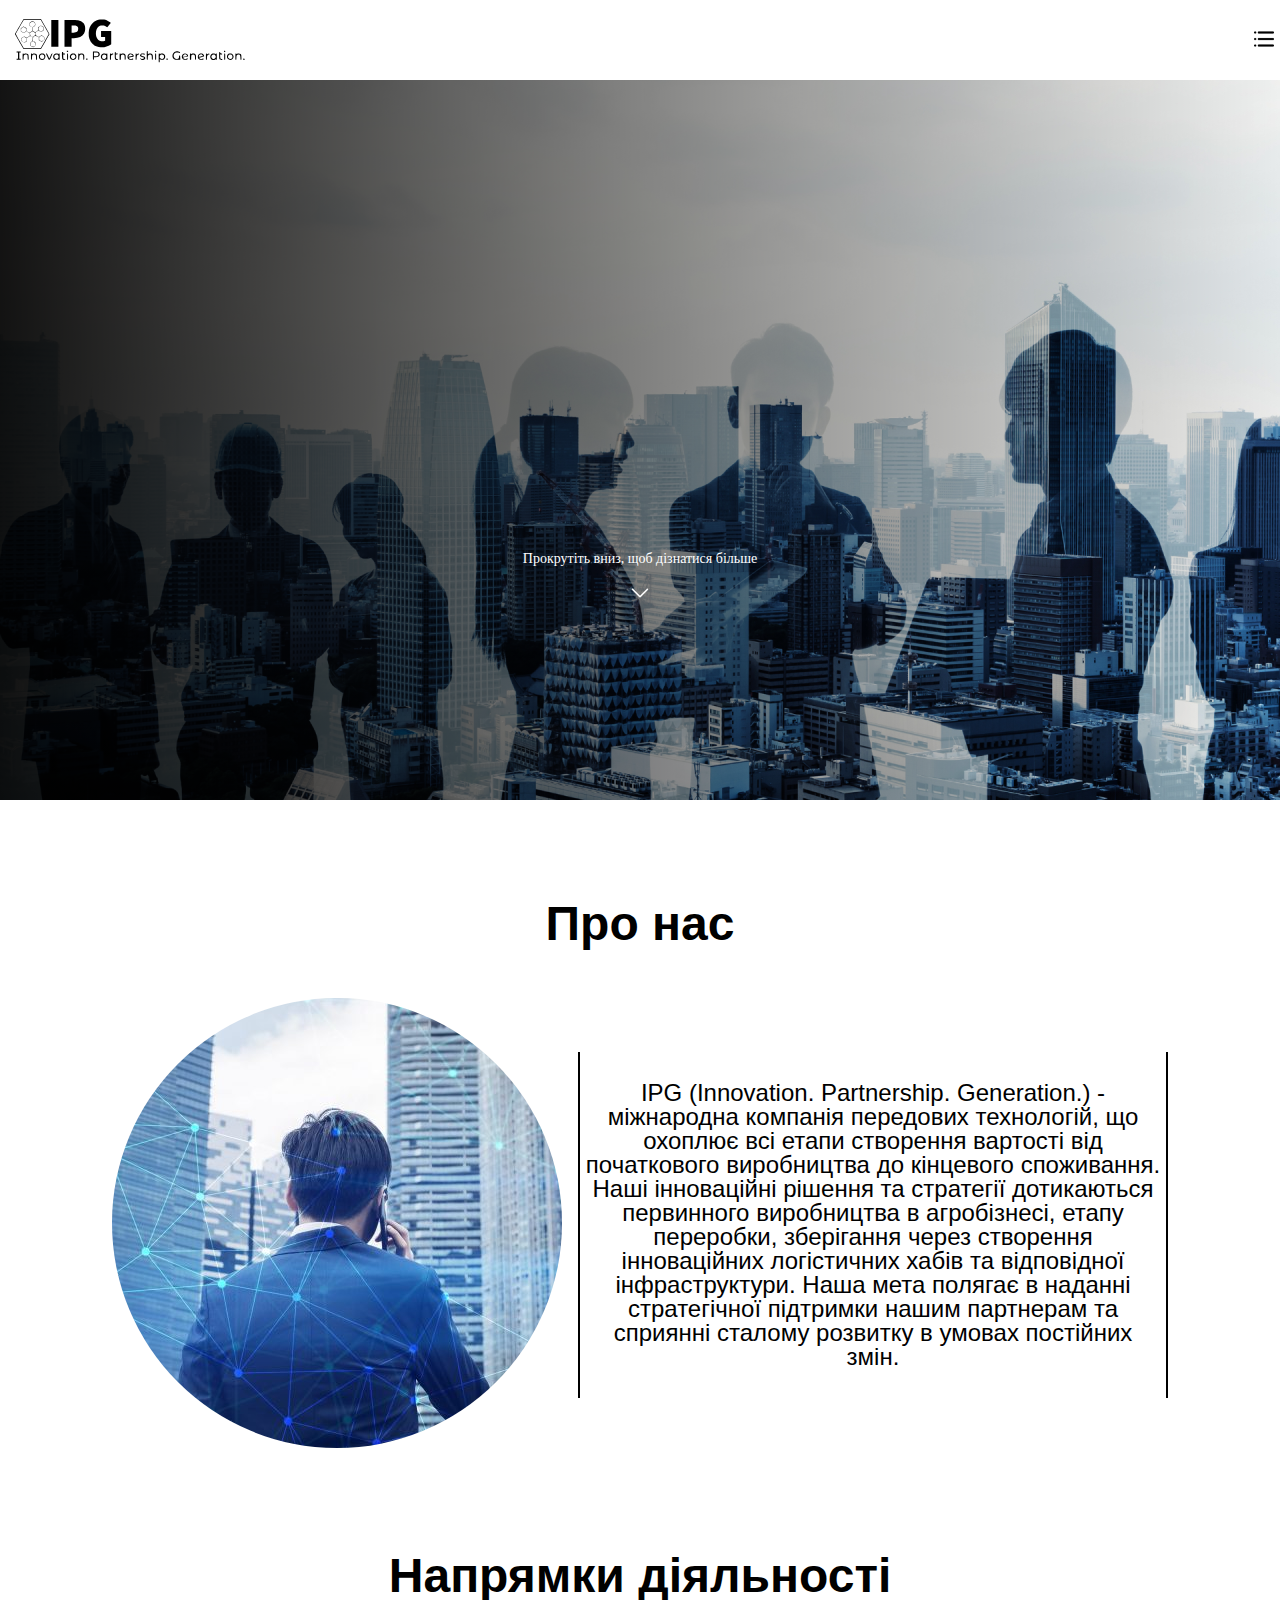
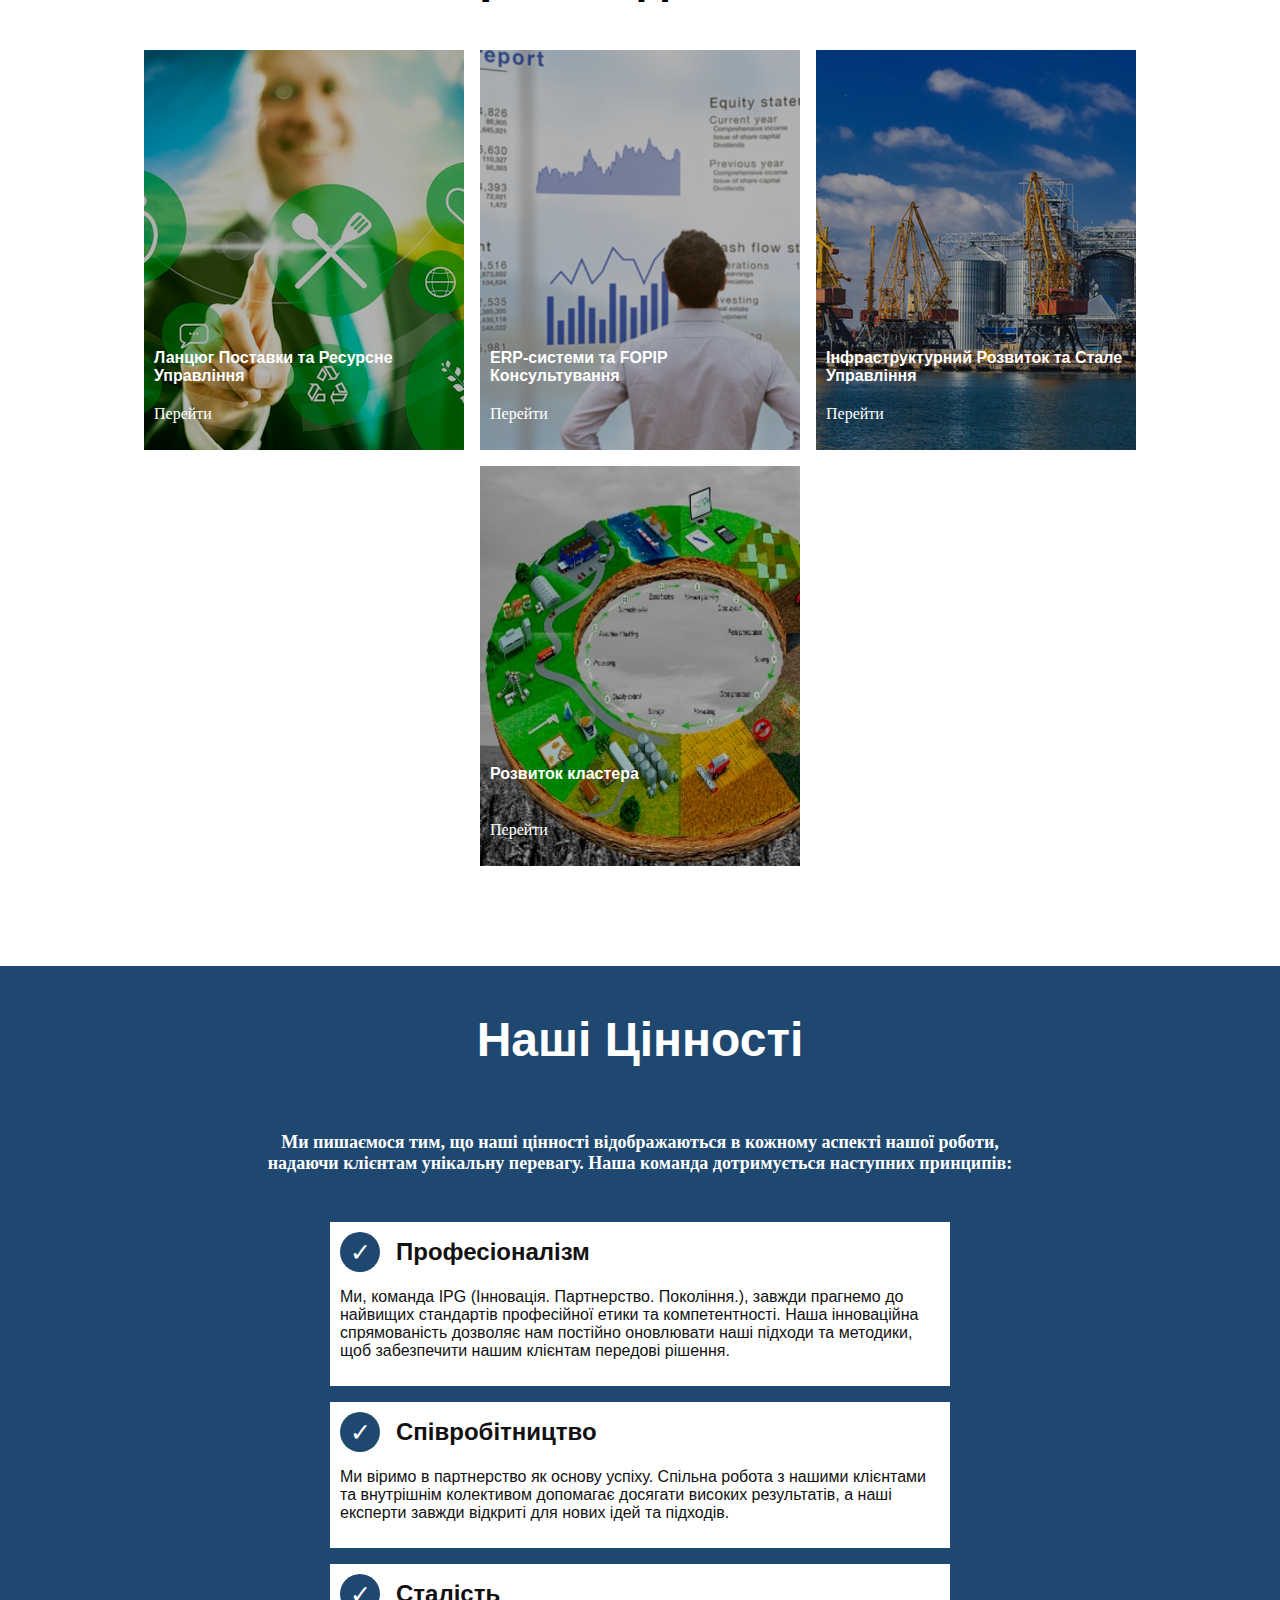
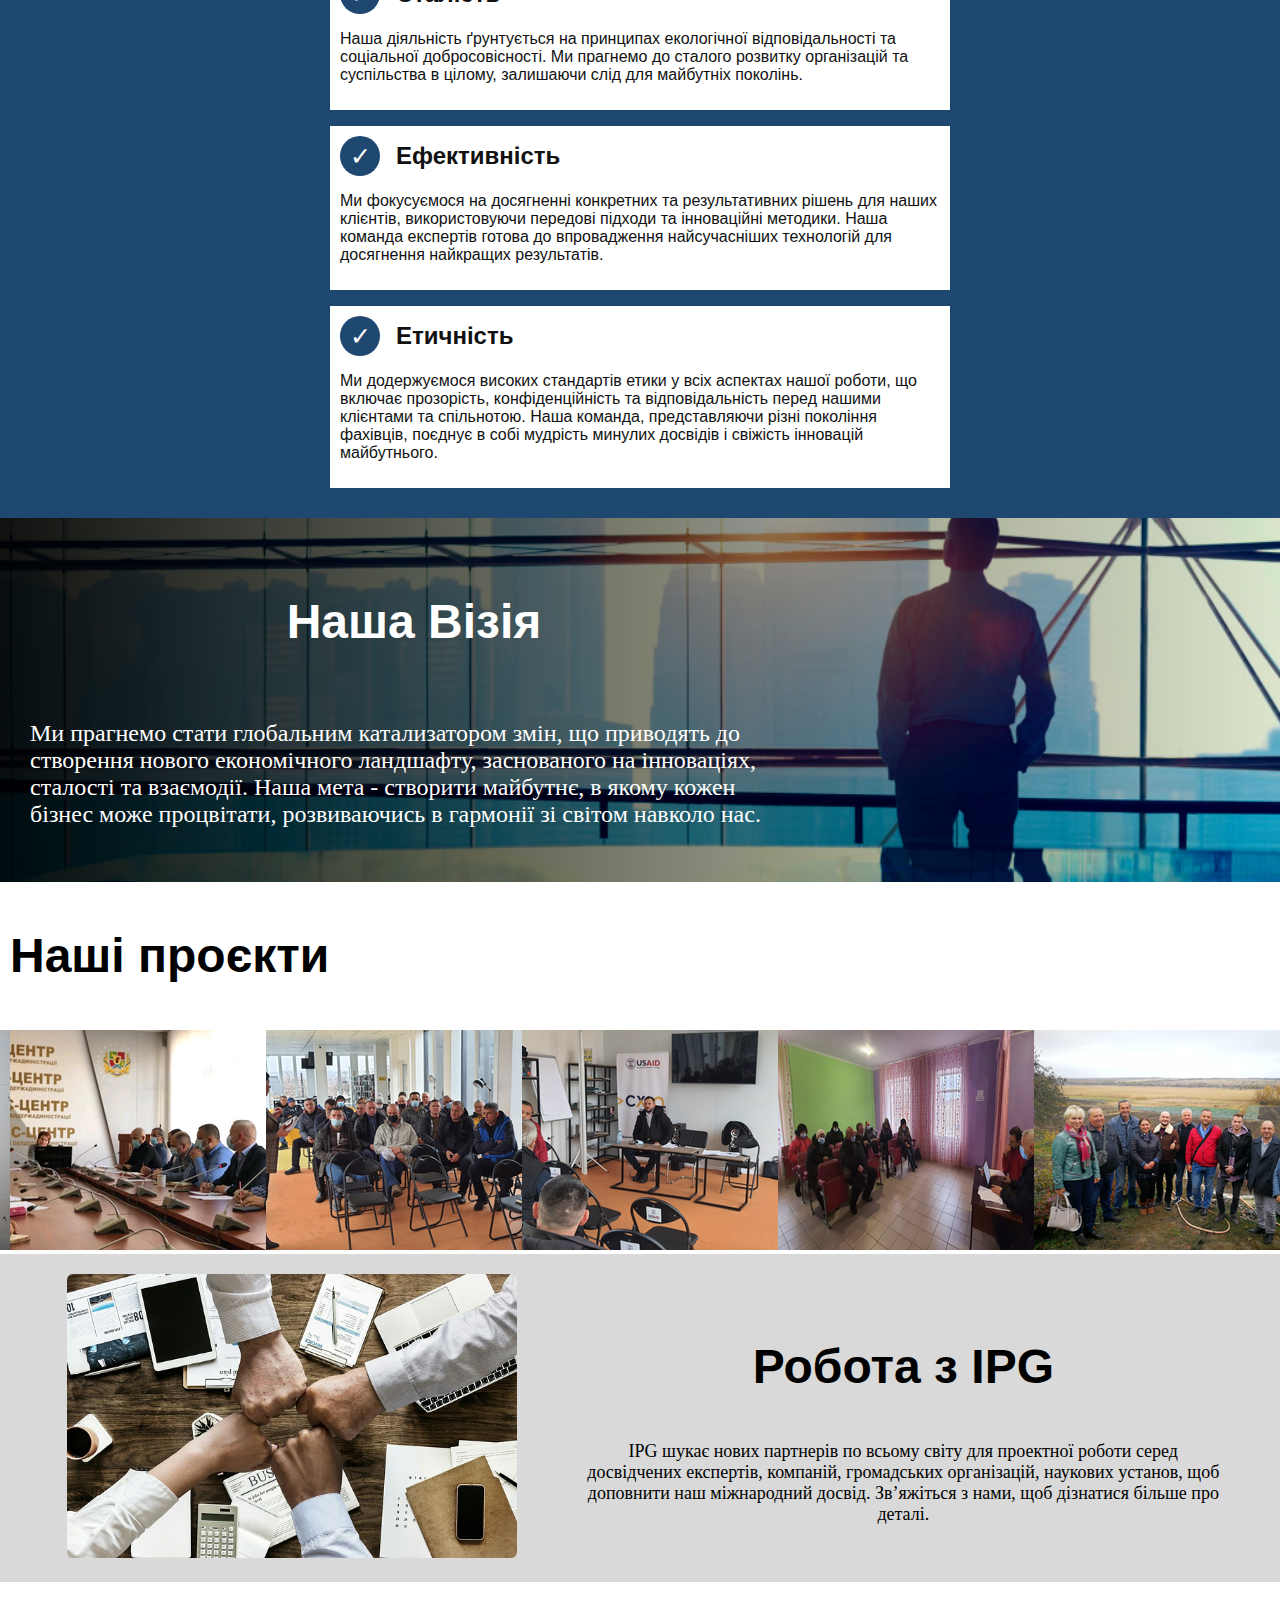
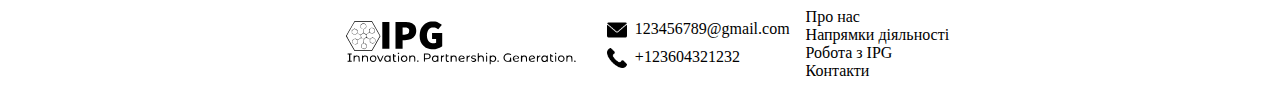
<file: index.html>
<!DOCTYPE html>
<html lang="en">

<head>
    <title>IPG</title>
    <link rel="stylesheet" href="styles.css">
    <meta charset="UTF-8">
    <meta name="viewport" content="width=device-width">
</head>
<body>
<div class="head w-100 d-flex a-center j-space-between">
    <img class="w-100 logo-svg" src="images/logo-IPG-2.svg">
    <button class="menu" onclick="openNav()">
        <img class="menu-2" src="images/icons/menu.png">
    </button>
</div>

<div id="mySidebar" class="sidebar">
    <a href="javascript:void(0)" class="closebtn" onclick="closeNav()">×</a>
    <div class="container-menu-link">
        <a href="#aboutUS">Про нас</a>
        <a href="#router">Напрямки діяльності</a>
        <a href="#work">Робота з IPG</a>
        <a href="#contact">Контакти</a>
    </div>

</div>

<div class="box-wrapper">

    <div class="w-100">
        <div class="w-100 box-container d-flex a-center j-center f-column">
            <div class="welcome-container">
                <h1 class="welcome">Ласкаво просимо до <span class="ipg">IPG</span></h1>
                <div class="welcome-container-1"></div>
                <span class="innovation">Innovation.</span>
                <span class="partnership">Partnership.</span>
                <span class="generation">Generation.</span>
            </div>
            <div class="next d-flex f-column a-center">
                <p>Прокрутіть вниз, щоб дізнатися більше</p>
                <a href="#aboutUS">
                    <img class="arrow" src="images/icons/arrow-under.png">
                </a>
            </div>
        </div>
        <div class="box-body w-100 d-flex j-center f-column a-center">
            <div class="container-about-us d-flex f-column a-center" id="aboutUS">
                <h3 class="welcome1">Про нас</h3>
                <div class="box-about-us d-flex a-center f-row f-wrap j-center">
                    <div class="img-about">
                        <img class="img-about1 w-100" src="images/featured-image-scaled-450x450.jpeg">
                    </div>
                    <div class="text-about">
                        <p>IPG (Innovation. Partnership. Generation.) - міжнародна компанія передових технологій,
                            що охоплює всі етапи створення вартості від початкового виробництва до кінцевого споживання.
                            Наші інноваційні рішення та стратегії дотикаються первинного виробництва в агробізнесі,
                            етапу переробки, зберігання через створення інноваційних логістичних хабів та відповідної
                            інфраструктури. Наша мета полягає в наданні стратегічної підтримки нашим партнерам
                            та сприянні сталому розвитку в умовах постійних змін.</p>
                    </div>
                </div>
            </div>
            <div class="routes w-100 d-flex f-column a-center" id="router">
                <h3 class="welcome1">Напрямки діяльності</h3>
                <div class="routes-box">
                    <div class="box">
                        <a class="link-route" href="logist/logist.html">
                            <img class="photo-way" src="images/resoursefix.png">
                            <div class="routes-container">
                                <div class="container-router-text">
                                    <p class="router-text">Ланцюг Поставки та Ресурсне Управління</p>
                                </div>
                                <div class="open">
                                    <p>Перейти</p>
                                </div>
                            </div>
                        </a>
                    </div>

                    <div class="box">
                        <a class="link-route" href="erp/erp.html">
                            <img class="photo-way" src="images/erpfix.png">
                            <div class="routes-container">
                                <div class="container-router-text">
                                    <p class="router-text">ERP-системи та FOPIP Консультування</p>
                                </div>
                                <div class="open">
                                    <p>Перейти</p>
                                </div>
                            </div>
                        </a>
                    </div>
                    <div class="box">
                        <a class="link-route" href="infrustructure/infrustructure.html">
                            <img class="photo-way" src="images/infrustructurefix.png">
                            <div class="routes-container">
                                <div class="container-router-text">
                                    <p class="router-text">Інфраструктурний Розвиток та Стале Управління</p>
                                </div>
                                <div class="open">
                                    <p>Перейти</p>
                                </div>
                            </div>
                        </a>
                    </div>

                    <div class="box">
                        <a class="link-route" href="cluster/cluster.html">
                            <img class="photo-way" src="images/clusterfix2.png">
                            <div class="routes-container">
                                <div class="container-router-text">
                                    <p class="router-text">Розвиток кластера</p>
                                </div>
                                <div class="open">
                                    <p>Перейти</p>
                                </div>
                            </div>
                        </a>
                    </div>
                </div>
            </div>

            <div class="skills w-100" id="skills">
                <div class="name-skill">
                    <h3 class="welcome1">Наші Цінності</h3>
                    <p>Ми пишаємося тим, що наші цінності відображаються в кожному аспекті нашої роботи, надаючи
                        клієнтам унікальну перевагу. Наша команда дотримується наступних принципів:</p>
                </div>

                <div class="skill-container">
                    <div class="skill-text">
                        <div class="container-text-skills">
                            <div class="correct"><span>&#10003;</span></div>
                            <h4 class="title-slide">Професіоналізм</h4>
                        </div>
                        <p class="text">Ми, команда IPG (Інновація. Партнерство. Покоління.), завжди прагнемо до
                            найвищих стандартів професійної етики та компетентності. Наша інноваційна спрямованість
                            дозволяє нам постійно оновлювати наші підходи та методики, щоб забезпечити нашим клієнтам
                            передові рішення.
                        </p>
                    </div>
                    <div class="skill-text">
                        <div class="container-text-skills">
                            <div class="correct"><span>&#10003;</span></div>
                            <h4 class="title-slide">Співробітництво</h4>
                        </div>
                        <p class="text">Ми віримо в партнерство як основу успіху. Спільна робота з нашими клієнтами
                            та внутрішнім колективом допомагає досягати високих результатів, а наші експерти завжди
                            відкриті для нових ідей та підходів.</p>
                    </div>

                    <div class="skill-text">
                        <div class="container-text-skills">
                            <div class="correct"><span>&#10003;</span></div>
                            <h4 class="title-slide">Сталість</h4>
                        </div>

                        <p class="text">Наша діяльність ґрунтується на принципах екологічної відповідальності та
                            соціальної добросовісності. Ми прагнемо до сталого розвитку організацій та суспільства
                            в цілому, залишаючи слід для майбутніх поколінь.</p>
                    </div>

                    <div class="skill-text">
                        <div class="container-text-skills">
                            <div class="correct"><span>&#10003;</span></div>
                            <h4 class="title-slide">Ефективність</h4>
                        </div>

                        <p class="text">Ми фокусуємося на досягненні конкретних та результативних рішень для наших
                            клієнтів, використовуючи передові підходи та інноваційні методики. Наша команда експертів
                            готова до впровадження найсучасніших технологій для досягнення найкращих результатів.</p>
                    </div>

                    <div class="skill-text">
                        <div class="container-text-skills">
                            <div class="correct"><span>&#10003;</span></div>
                            <h4 class="title-slide">Етичність</h4>
                        </div>

                        <p class="text">Ми додержуємося високих стандартів етики у всіх аспектах нашої роботи,
                            що включає прозорість, конфіденційність та відповідальність перед нашими клієнтами
                            та спільнотою. Наша команда, представляючи різні покоління фахівців, поєднує в собі
                            мудрість минулих досвідів і свіжість інновацій майбутнього.</p>
                    </div>
                </div>
            </div>

            <div class="vision" id="visible">
                <div class="vision-container">
                    <h3 class="welcome1">Наша Візія</h3>
                    <p>Ми прагнемо стати глобальним катализатором змін, що приводять до створення нового економічного
                        ландшафту, заснованого на інноваціях, сталості та взаємодії. Наша мета - створити майбутнє,
                        в якому кожен бізнес може процвітати, розвиваючись в гармонії зі світом навколо нас.</p>
                </div>

            </div>

            <div class="slide">
                <h1 class="welcome1">Наші проєкти</h1>
                <div class="slider">
                    <div class="slider_item">
                        <img class="slide-img" src="images/slide/photo1.png">
                    </div>
                    <div class="slider_item">
                        <img class="slide-img" src="images/slide/photo2.png">
                    </div>
                    <div class="slider_item">
                        <img class="slide-img" src="images/slide/photo3.png">
                    </div>
                    <div class="slider_item">
                        <img class="slide-img" src="images/slide/photo4.png">
                    </div>
                    <div class="slider_item">
                        <img class="slide-img" src="images/slide/photo5.png">
                    </div>
                    <div class="slider_item">
                        <img class="slide-img" src="images/slide/photo6.png">
                    </div>
                    <div class="slider_item">
                        <img class="slide-img" src="images/slide/photo7.png">
                    </div>
                    <div class="slider_item">
                        <img class="slide-img" src="images/slide/photo8.png">
                    </div>
                    <div class="slider_item">
                        <img class="slide-img" src="images/slide/photo9.png">
                    </div>
                    <div class="slider_item">
                        <img class="slide-img" src="images/slide/photo10.png">
                    </div>
                    <div class="slider_item">
                        <img class="slide-img" src="images/slide/photo11.png">
                    </div>
                    <div class="slider_item">
                        <img class="slide-img" src="images/slide/photo12.png">
                    </div>
                    <div class="slider_item">
                        <img class="slide-img" src="images/slide/photo24.png">
                    </div>
                    <div class="slider_item">
                        <img class="slide-img" src="images/slide/photo14.png">
                    </div>
                    <div class="slider_item">
                        <img class="slide-img" src="images/slide/photo15.png">
                    </div>
                    <div class="slider_item">
                        <img class="slide-img" src="images/slide/photo16.png">
                    </div>
                    <div class="slider_item">
                        <img class="slide-img" src="images/slide/photo17.png">
                    </div>
                    <div class="slider_item">
                        <img class="slide-img" src="images/slide/photo18.png">
                    </div>
                    <div class="slider_item">
                        <img class="slide-img" src="images/slide/photo19.png">
                    </div>
                    <div class="slider_item">
                        <img class="slide-img" src="images/slide/photo20.png">
                    </div>
                    <div class="slider_item">
                        <img class="slide-img" src="images/slide/photo21.png">
                    </div>
                    <div class="slider_item">
                        <img class="slide-img" src="images/slide/photo22.png">
                    </div>
                    <div class="slider_item">
                        <img class="slide-img" src="images/slide/photo23.png">
                    </div>
                </div>
            </div>
            <div class="work-with w-100 d-flex f-row a-center f-wrap j-space-evenly" id="work">
                <div class="container-img">
                    <img class="w-100 imgabout2" src="images/teamwork.jpg">
                </div>
                <div class="text-work">
                    <h3 class="welcome1">Робота з IPG</h3>
                    <p>IPG шукає нових партнерів по всьому світу для проектної роботи серед досвідчених
                        експертів, компаній, громадських організацій, наукових установ, щоб доповнити наш міжнародний досвід.
                        Зв’яжіться з нами, щоб дізнатися більше про деталі.</p>
                </div>
            </div>
        </div>
        <div class="footer w-100 d-flex f-row f-wrap a-center j-center" id="contact">
            <div class="social-media">
                <img class="w-100 logo-svg" src="images/logo-IPG-2.svg">
            </div>
            <div class="container-footer d-flex f-column">
                <div class="text">
                    <img class="small-icon" src="images/icons/envelope.png">
                    <a class="link" href="mailto:">123456789@gmail.com</a>
                </div>
                <div class="text">
                    <img class="small-icon" src="images/icons/phone.png">
                    <a class="link" href="tel:">+123604321232</a>
                </div>
            </div>
            <div class="d-flex f-column">
                <a class="link" href="#aboutUS">Про нас</a>
                <a class="link" href="#router">Напрямки діяльності</a>
                <a class="link" href="#work">Робота з IPG</a>
                <a class="link" href="#contact">Контакти</a>
            </div>
        </div>
    </div>


</div>
    <script src="https://code.jquery.com/jquery-3.7.1.min.js"></script>
    <script src="slick.min.js"></script>
    <script src="script.js"></script>

</body>

</html>
</file>
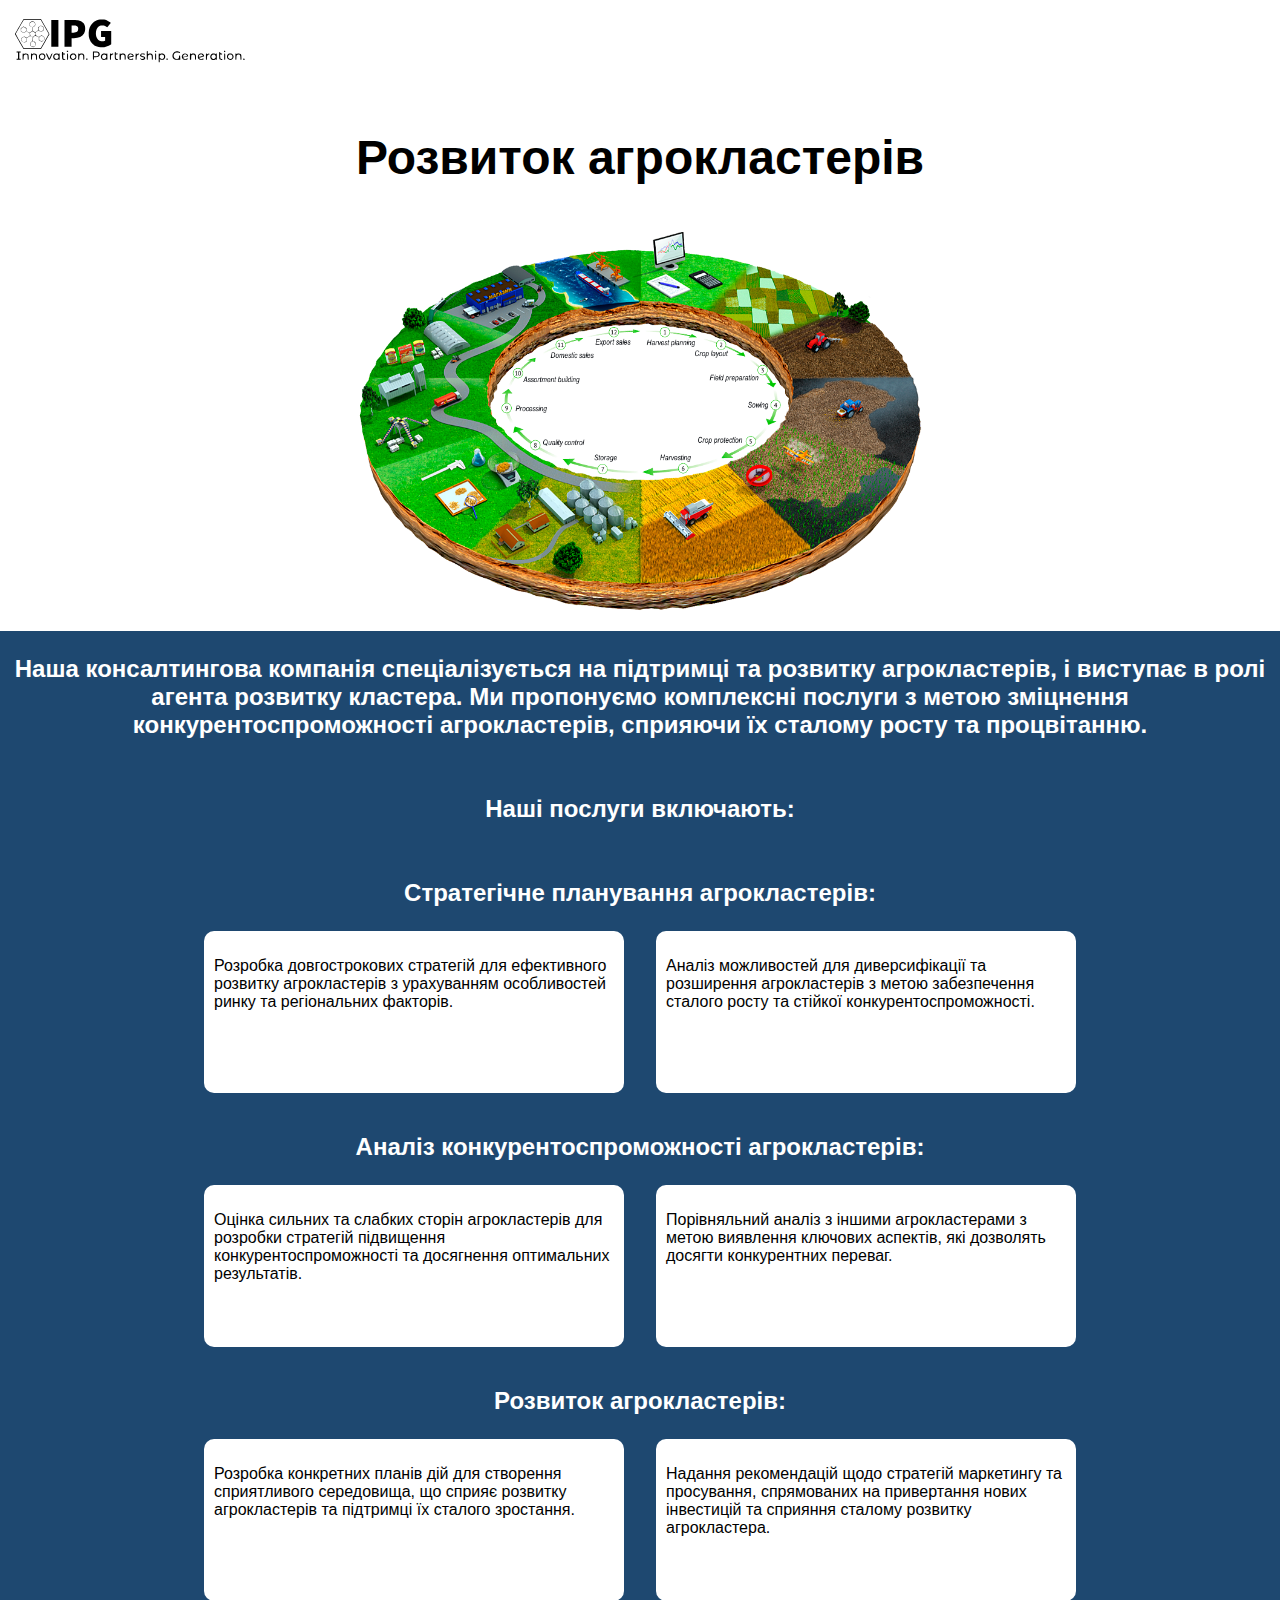
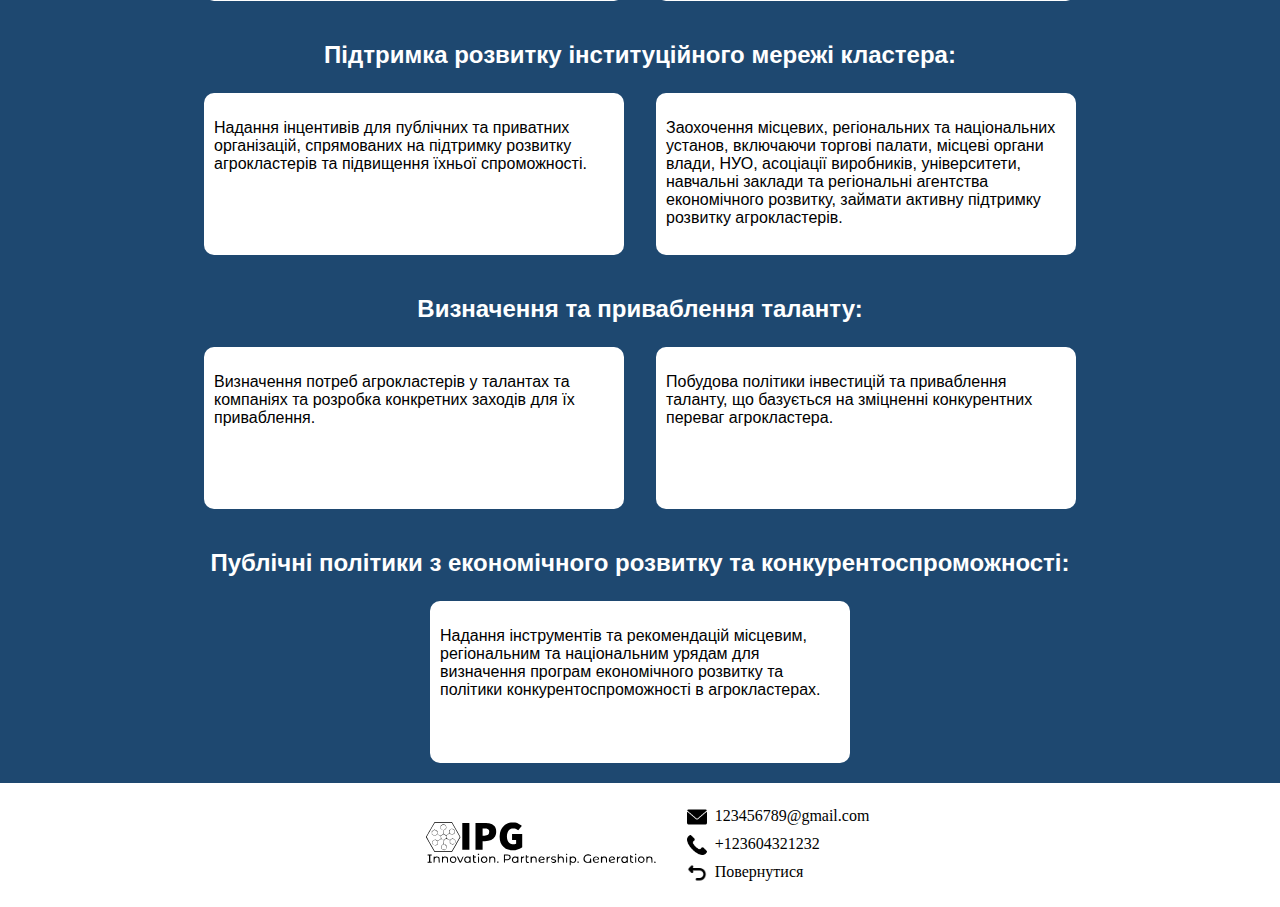
<file: cluster/cluster.html>
<!DOCTYPE html>
<html lang="en">

<head>
    <title>Cluster</title>
    <link rel="stylesheet" href="../styles.css">
    <link rel="stylesheet" href="../logist/logist.css">
    <meta charset="UTF-8">
    <meta name="viewport" content="width=device-width">
</head>
<body>
<div class="head w-100 d-flex a-center j-space-between">
    <a class="link1" href="../index.html"><img class="w-100 logo-svg" src="../images/logo-IPG-2.svg"></a>
</div>
<div class="container-advantages">
    <div class="box-name-logist">
        <h3 class="welcome1">Розвиток агрокластерів</h3>
        <img class="photo"
             src="../images/logistic/agricultural-cycle-agriculture-production-crop-rice-field-eb8331b5adf6708b86b2daa0c0af1705.png">
    </div>


    <div class="container-advantages1">
        <p class="advise">
            Наша консалтингова компанія спеціалізується на підтримці та розвитку агрокластерів, і виступає в ролі агента
            розвитку кластера. Ми пропонуємо комплексні послуги з метою зміцнення конкурентоспроможності агрокластерів,
            сприяючи їх сталому росту та процвітанню.
        </p>
        <p class="advise">Наші послуги включають:</p>
        <div class="container-box-advantages">
            <div class="box-advantage-cluster">
                <p class="advise">Стратегічне планування агрокластерів:</p>
                <div class="box-advantages">
                    <div class="box-advantages-of-fopip"><p>Розробка довгострокових стратегій для ефективного розвитку
                        агрокластерів з урахуванням особливостей ринку та регіональних факторів.</p></div>
                    <div class="box-advantages-of-fopip"><p>Аналіз можливостей для диверсифікації та розширення
                        агрокластерів з метою забезпечення сталого росту та стійкої конкурентоспроможності.</p></div>
                </div>
            </div>
            <div class="box-advantage-cluster">
                <p class="advise">Аналіз конкурентоспроможності агрокластерів:</p>
                <div class="box-advantages">
                    <div class="box-advantages-of-fopip"><p>Оцінка сильних та слабких сторін агрокластерів для розробки
                        стратегій підвищення конкурентоспроможності та досягнення оптимальних результатів.</p></div>
                    <div class="box-advantages-of-fopip"><p>Порівняльний аналіз з іншими агрокластерами з метою
                        виявлення ключових аспектів, які дозволять досягти конкурентних переваг.</p></div>
                </div>
            </div>
            <div class="box-advantage-cluster">
                <p class="advise">Розвиток агрокластерів:</p>
                <div class="box-advantages">
                    <div class="box-advantages-of-fopip"><p>Розробка конкретних планів дій для створення сприятливого
                        середовища, що сприяє розвитку агрокластерів та підтримці їх сталого зростання.</p></div>
                    <div class="box-advantages-of-fopip"><p>Надання рекомендацій щодо стратегій маркетингу та
                        просування, спрямованих на привертання нових інвестицій та сприяння сталому розвитку
                        агрокластера.</p></div>
                </div>
            </div>
            <div class="box-advantage-cluster">
                <p class="advise">Підтримка розвитку інституційного мережі кластера:</p>
                <div class="box-advantages">
                    <div class="box-advantages-of-fopip"><p>Надання інцентивів для публічних та приватних організацій,
                        спрямованих на підтримку розвитку агрокластерів та підвищення їхньої спроможності.</p></div>
                    <div class="box-advantages-of-fopip"><p>Заохочення місцевих, регіональних та національних установ,
                        включаючи торгові палати, місцеві органи влади, НУО, асоціації виробників, університети,
                        навчальні заклади та регіональні агентства економічного розвитку, займати активну підтримку
                        розвитку агрокластерів.</p></div>
                </div>
            </div>
            <div class="box-advantage-cluster">
                <p class="advise">Визначення та приваблення таланту:</p>
                <div class="box-advantages">
                    <div class="box-advantages-of-fopip"><p>Визначення потреб агрокластерів у талантах та компаніях та
                        розробка конкретних заходів для їх приваблення.</p></div>
                    <div class="box-advantages-of-fopip"><p>Побудова політики інвестицій та приваблення таланту, що
                        базується на зміцненні конкурентних переваг агрокластера.</p></div>
                </div>
            </div>
            <div class="box-advantage-cluster">
                <p class="advise">Публічні політики з економічного розвитку та конкурентоспроможності:</p>
                <div class="box-advantages">
                    <div class="box-advantages-of-fopip"><p>Надання інструментів та рекомендацій місцевим, регіональним
                        та національним урядам для визначення програм економічного розвитку та політики
                        конкурентоспроможності в агрокластерах.</p></div>
                </div>
            </div>
        </div>


    </div>
</div>
<div class="footer w-100 d-flex f-row f-wrap a-center j-center" id="contact">
    <div class="social-media">
        <img class="w-100 logo-svg" src="../images/logo-IPG-2.svg">
    </div>
    <div class="container-footer d-flex f-column">
        <div class="text">
            <img class="small-icon" src="../images/icons/envelope.png">
            <a class="link" href="mailto:">123456789@gmail.com</a>
        </div>
        <div class="text">
            <img class="small-icon" src="../images/icons/phone.png">
            <a class="link" href="tel:">+123604321232</a>
        </div>
        <div class="text">
            <img class="small-icon" src="../images/icons/rollback.png">
            <a class="link" href="../index.html#router">Повернутися</a>
        </div>
    </div>
</div>
</body>
</html>
</file>
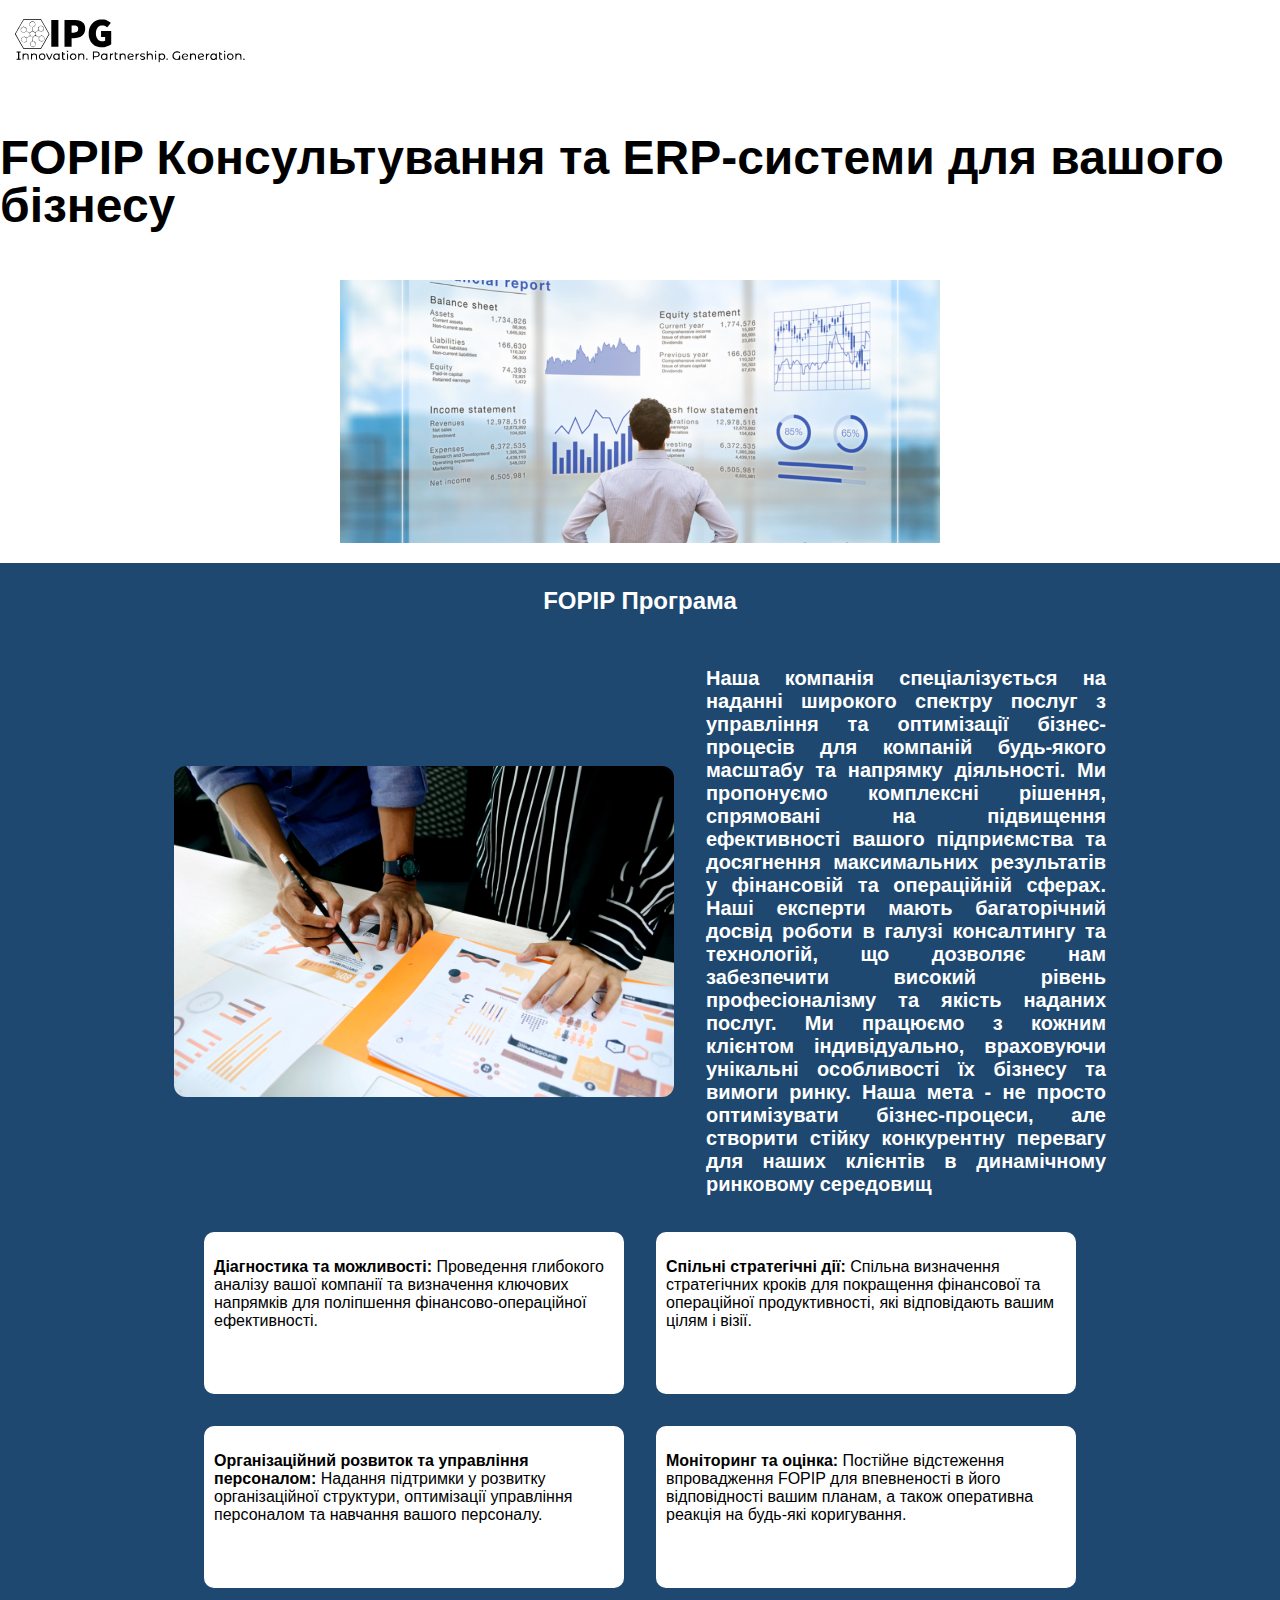
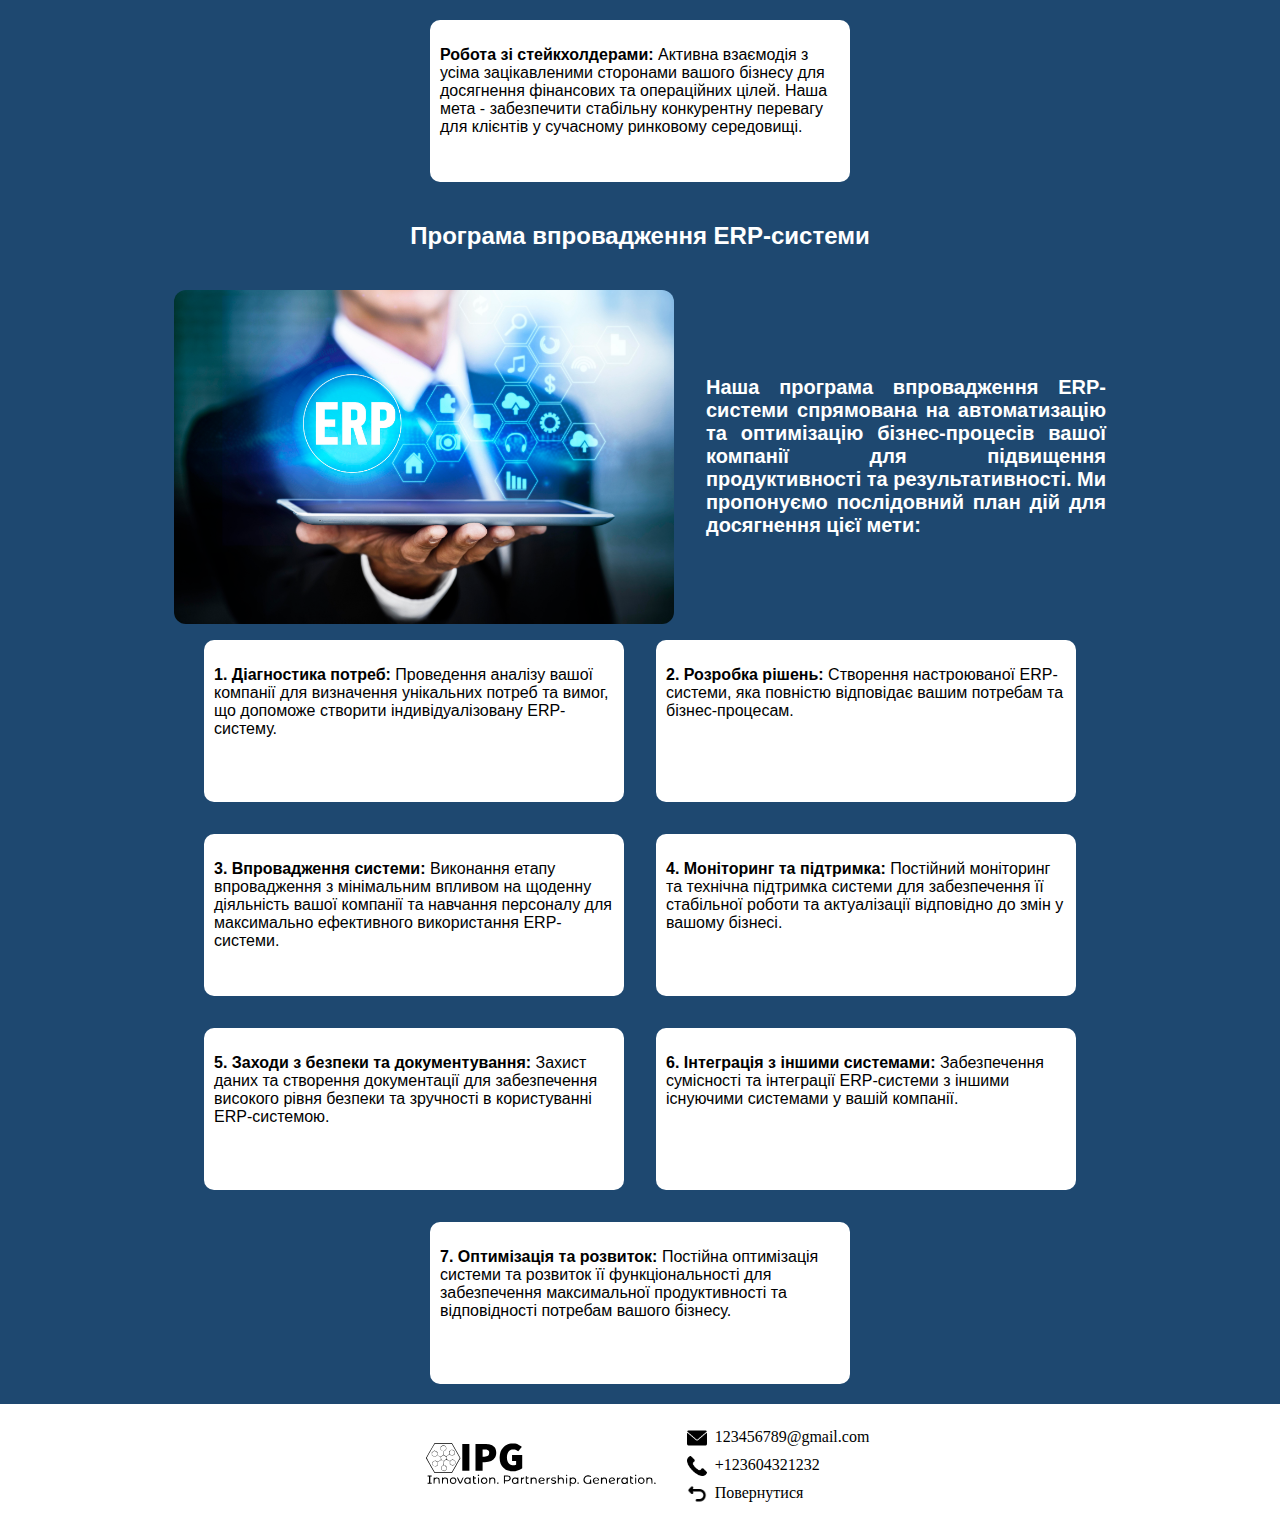
<file: erp/erp.html>
<!DOCTYPE html>
<html lang="en">

<head>
    <title>ERP FOPIP</title>
    <link rel="stylesheet" href="../styles.css">
    <link rel="stylesheet" href="../logist/logist.css">
    <meta charset="UTF-8">
    <meta name="viewport" content="width=device-width">
</head>
<body>
<div class="head w-100 d-flex a-center j-space-between">
    <a class="link1" href="../index.html"><img class="w-100 logo-svg" src="../images/logo-IPG-2.svg"></a>
</div>
<div class="container-advantages">
    <div class="box-name-logist">
        <h3 class="welcome1">FOPIP Консультування та ERP-системи для вашого бізнесу</h3>
        <img class="photo" src="../images/logistic/ERP.png">
    </div>


    <div class="container-advantages1">
        <p class="advise">
            FOPIP Програма
        </p>
        <div class="container-box-advantages">
            <div class="box-advantages">
                <img class="photo-logist-page" src="../images/logistic/ux-indonesia-8mikJ83LmSQ-unsplash.jpg">
                <div class="top">
                    <p>
                        Наша компанія спеціалізується на наданні широкого спектру послуг з управління та оптимізації
                        бізнес-процесів для компаній будь-якого масштабу та напрямку діяльності. Ми пропонуємо
                        комплексні рішення, спрямовані на підвищення ефективності вашого підприємства та досягнення
                        максимальних результатів у фінансовій та операційній сферах. Наші експерти мають багаторічний
                        досвід роботи в галузі консалтингу та технологій, що дозволяє нам забезпечити високий рівень
                        професіоналізму та якість наданих послуг. Ми працюємо з кожним клієнтом індивідуально,
                        враховуючи унікальні особливості їх бізнесу та вимоги ринку. Наша мета - не просто оптимізувати
                        бізнес-процеси, але створити стійку конкурентну перевагу для наших клієнтів в динамічному
                        ринковому середовищ
                    </p>
                </div>
            </div>
            <div class="box-advantages">
                <div class="box-advantages-of-fopip"><p><span class="name-advantage">Діагностика та можливості: </span>Проведення
                    глибокого аналізу вашої компанії та визначення ключових напрямків для поліпшення
                    фінансово-операційної ефективності. </p></div>
                <div class="box-advantages-of-fopip"><p><span class="name-advantage">Спільні стратегічні дії: </span>Спільна
                    визначення стратегічних кроків для покращення фінансової та операційної продуктивності, які
                    відповідають вашим цілям і візії.</p></div>
                <div class="box-advantages-of-fopip"><p><span class="name-advantage">Організаційний розвиток та управління персоналом: </span>Надання
                    підтримки у розвитку організаційної структури, оптимізації управління персоналом та навчання вашого
                    персоналу.</p></div>
                <div class="box-advantages-of-fopip"><p><span class="name-advantage">Моніторинг та оцінка: </span>Постійне
                    відстеження впровадження FOPIP для впевненості в його відповідності вашим планам, а також оперативна
                    реакція на будь-які коригування.</p></div>
                <div class="box-advantages-of-fopip"><p><span class="name-advantage">Робота зі стейкхолдерами: </span>Активна
                    взаємодія з усіма зацікавленими сторонами вашого бізнесу для досягнення фінансових та операційних
                    цілей. Наша мета - забезпечити стабільну конкурентну перевагу для клієнтів у сучасному ринковому
                    середовищі.</p></div>
            </div>
            <p class="advise">
                Програма впровадження ERP-системи
            </p>
            <div class="box-advantages">
                <img class="photo-logist-page"
                     src="../images/logistic/enterprise-resource-planning-holographic-interface.jpg">
                <div class="top">
                    <p>
                        Наша програма впровадження ERP-системи спрямована на автоматизацію та оптимізацію
                        бізнес-процесів вашої компанії для підвищення продуктивності та результативності. Ми пропонуємо
                        послідовний план дій для досягнення цієї мети:
                    </p>
                </div>
            </div>
            <div class="box-advantages">
                <div class="box-advantages-of-fopip"><p><span class="name-advantage">1.	Діагностика потреб: </span>Проведення
                    аналізу вашої компанії для визначення унікальних потреб та вимог, що допоможе створити
                    індивідуалізовану ERP-систему.</p></div>
                <div class="box-advantages-of-fopip"><p><span class="name-advantage">2.	Розробка рішень: </span>Створення
                    настроюваної ERP-системи, яка повністю відповідає вашим потребам та бізнес-процесам.</p></div>
                <div class="box-advantages-of-fopip"><p><span class="name-advantage">3.	Впровадження системи: </span>Виконання
                    етапу впровадження з мінімальним впливом на щоденну діяльність вашої компанії та навчання персоналу
                    для максимально ефективного використання ERP-системи.</p></div>
                <div class="box-advantages-of-fopip"><p><span
                        class="name-advantage">4.	Моніторинг та підтримка: </span>Постійний моніторинг та технічна
                    підтримка системи для забезпечення її стабільної роботи та актуалізації відповідно до змін у вашому
                    бізнесі.</p></div>
                <div class="box-advantages-of-fopip"><p><span class="name-advantage">5.	Заходи з безпеки та документування: </span>Захист
                    даних та створення документації для забезпечення високого рівня безпеки та зручності в користуванні
                    ERP-системою.</p></div>
                <div class="box-advantages-of-fopip"><p><span class="name-advantage">6.	Інтеграція з іншими системами: </span>Забезпечення
                    сумісності та інтеграції ERP-системи з іншими існуючими системами у вашій компанії.</p></div>
                <div class="box-advantages-of-fopip"><p><span
                        class="name-advantage">7.	Оптимізація та розвиток: </span>Постійна оптимізація системи та
                    розвиток її функціональності для забезпечення максимальної продуктивності та відповідності потребам
                    вашого бізнесу.</p></div>

            </div>
        </div>


    </div>
</div>
<div class="footer w-100 d-flex f-row f-wrap a-center j-center" id="contact">
    <div class="social-media">
        <img class="w-100 logo-svg" src="../images/logo-IPG-2.svg">
    </div>
    <div class="container-footer d-flex f-column">
        <div class="text">
            <img class="small-icon" src="../images/icons/envelope.png">
            <a class="link" href="mailto:">123456789@gmail.com</a>
        </div>
        <div class="text">
            <img class="small-icon" src="../images/icons/phone.png">
            <a class="link" href="tel:">+123604321232</a>
        </div>
        <div class="text">
            <img class="small-icon" src="../images/icons/rollback.png">
            <a class="link" href="../index.html#router">Повернутися</a>
        </div>
    </div>
</div>
</body>
</html>
</file>
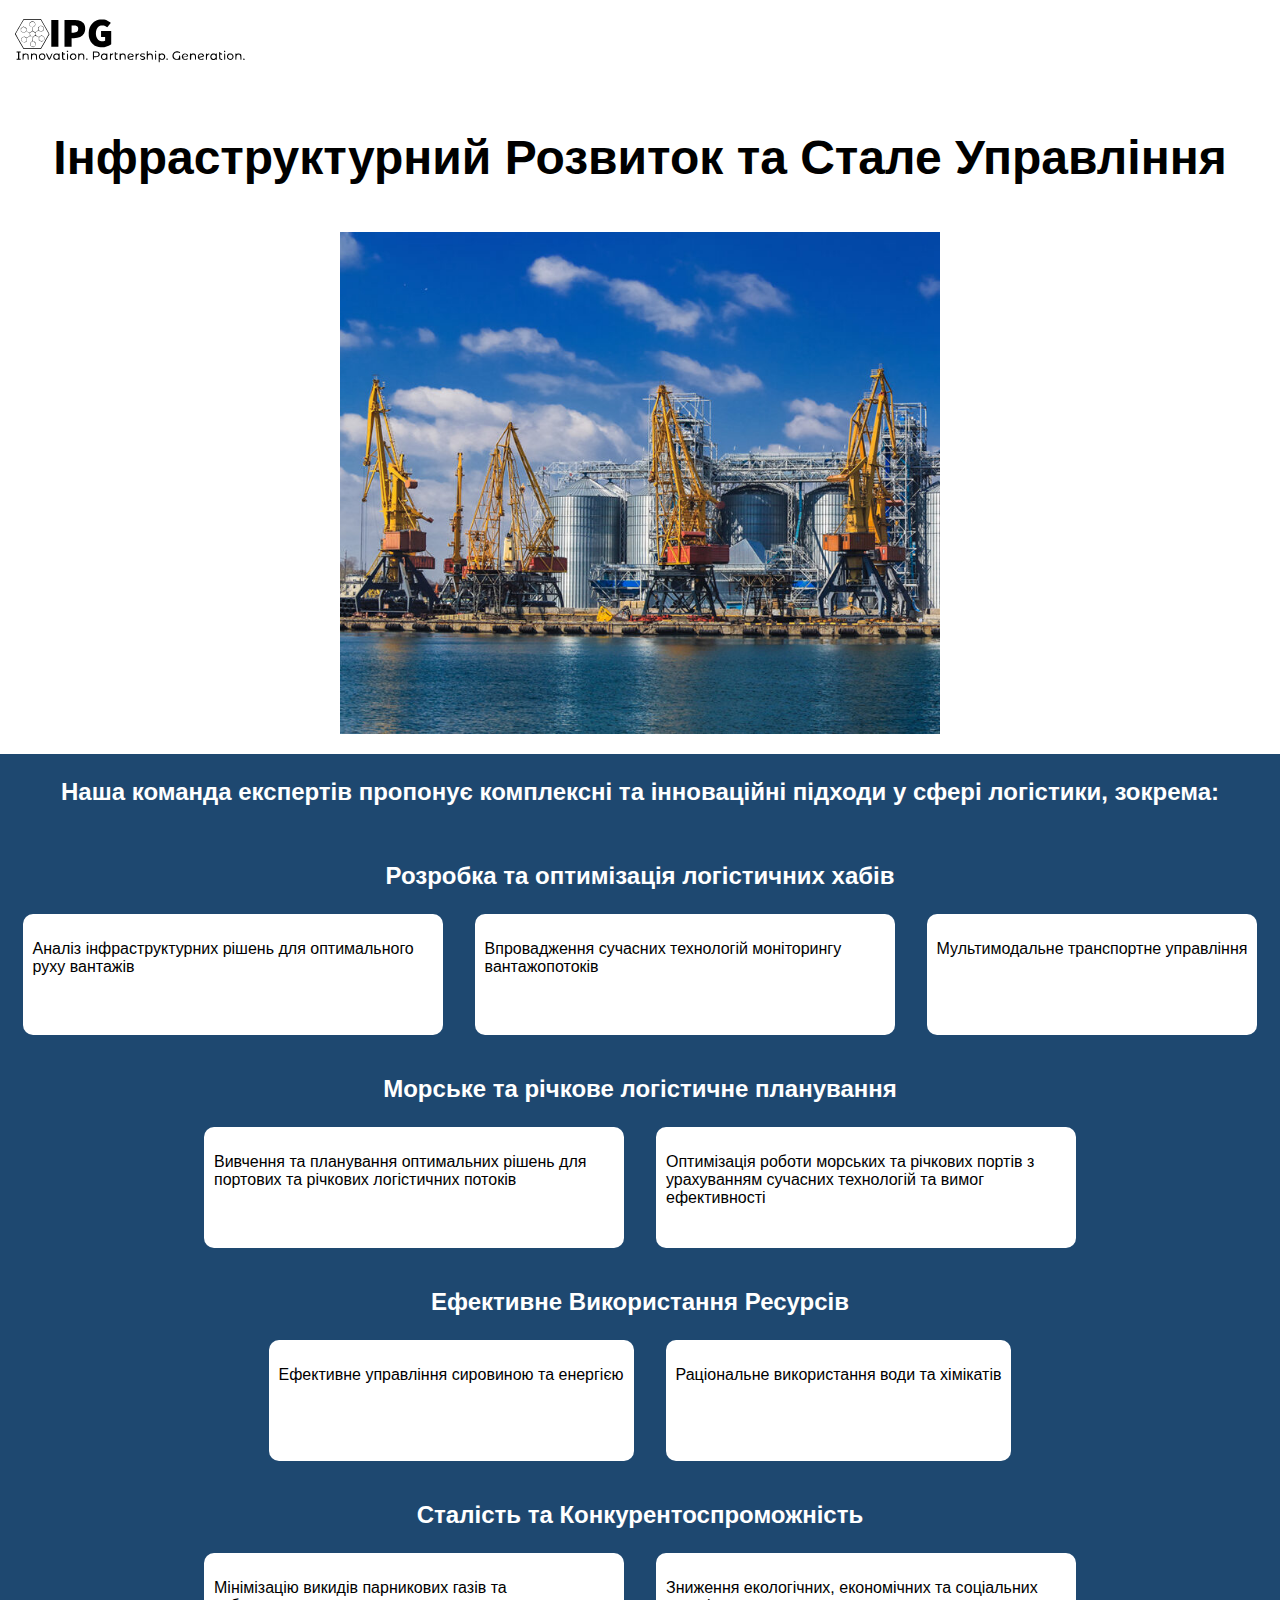
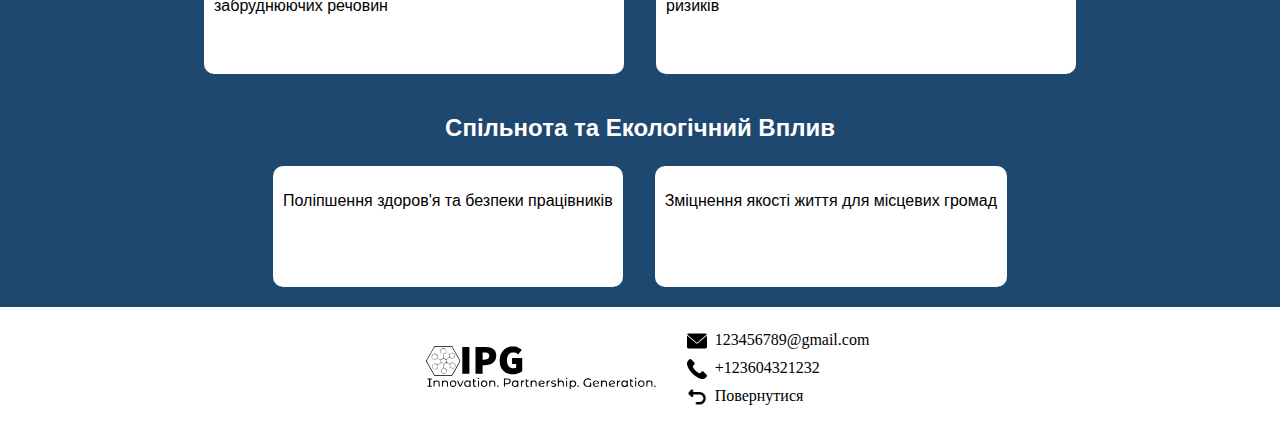
<file: infrustructure/infrustructure.html>
<!DOCTYPE html>
<html lang="en">

<head>
    <title>Infrastructure</title>
    <link rel="stylesheet" href="../styles.css">
    <link rel="stylesheet" href="../logist/logist.css">
    <meta charset="UTF-8">
    <meta name="viewport" content="width=device-width">
</head>
<body>
<div class="head w-100 d-flex a-center j-space-between">
    <a class="link1" href="../index.html"><img class="w-100 logo-svg" src="../images/logo-IPG-2.svg"></a>
</div>
<div class="container-advantages">
    <div class="box-name-logist">
        <h3 class="welcome1">Інфраструктурний Розвиток та Стале Управління</h3>
        <img class="photo" src="../images/Odessa-Black-Sea-Ukraine-Cargo-Crances-Sea-Port_News-768x642.jpg">
    </div>


    <div class="container-advantages1">
        <p class="advise">
            Наша команда експертів пропонує комплексні та інноваційні підходи у сфері логістики, зокрема:
        </p>
        <div class="container-box-advantages">
            <div class="box-advantage-cluster">
                <p class="advise">Розробка та оптимізація логістичних хабів</p>
                <div class="box-advantages">
                    <div class="box-advantages-of-fopip1"><p>Аналіз інфраструктурних рішень для оптимального руху вантажів</p></div>
                    <div class="box-advantages-of-fopip1"><p>Впровадження сучасних технологій моніторингу вантажопотоків</p></div>
                    <div class="box-advantages-of-fopip1"><p>Мультимодальне транспортне управління</p></div>
                </div>
            </div>
            <div class="box-advantage-cluster">
                <p class="advise">Морське та річкове логістичне планування</p>
                <div class="box-advantages">
                    <div class="box-advantages-of-fopip1"><p>Вивчення та планування оптимальних рішень для портових та річкових логістичних потоків</p></div>
                    <div class="box-advantages-of-fopip1"><p>Оптимізація роботи морських та річкових портів з урахуванням сучасних технологій та вимог ефективності</p></div>
                </div>
            </div>
            <div class="box-advantage-cluster">
                <p class="advise">Ефективне Використання Ресурсів</p>
                <div class="box-advantages">
                    <div class="box-advantages-of-fopip1"><p>Ефективне управління сировиною та енергією</p></div>
                    <div class="box-advantages-of-fopip1"><p>Раціональне використання води та хімікатів</p></div>
                </div>
            </div>
            <div class="box-advantage-cluster">
                <p class="advise">Сталість та Конкурентоспроможність</p>
                <div class="box-advantages">
                    <div class="box-advantages-of-fopip1"><p>Мінімізацію викидів парникових газів та забруднюючих речовин</p></div>
                    <div class="box-advantages-of-fopip1"><p>Зниження екологічних, економічних та соціальних ризиків</p></div>
                </div>
            </div>
            <div class="box-advantage-cluster">
                <p class="advise">Спільнота та Екологічний Вплив</p>
                <div class="box-advantages">
                    <div class="box-advantages-of-fopip1"><p>Поліпшення здоров'я та безпеки працівників</p></div>
                    <div class="box-advantages-of-fopip1"><p>Зміцнення якості життя для місцевих громад</p></div>
                </div>
            </div>
<!--            <div class="box-advantage-cluster">-->
<!--                <p class="advise">Публічні політики з економічного розвитку та конкурентоспроможності:</p>-->
<!--                <div class="box-advantages">-->
<!--                    <div class="box-advantages-of-fopip"><p>Надання інструментів та рекомендацій місцевим, регіональним-->
<!--                        та національним урядам для визначення програм економічного розвитку та політики-->
<!--                        конкурентоспроможності в агрокластерах.</p></div>-->
<!--                </div>-->
<!--            </div>-->
        </div>


    </div>
</div>
<div class="footer w-100 d-flex f-row f-wrap a-center j-center" id="contact">
    <div class="social-media">
        <img class="w-100 logo-svg" src="../images/logo-IPG-2.svg">
    </div>
    <div class="container-footer d-flex f-column">
        <div class="text">
            <img class="small-icon" src="../images/icons/envelope.png">
            <a class="link" href="mailto:">123456789@gmail.com</a>
        </div>
        <div class="text">
            <img class="small-icon" src="../images/icons/phone.png">
            <a class="link" href="tel:">+123604321232</a>
        </div>
        <div class="text">
            <img class="small-icon" src="../images/icons/rollback.png">
            <a class="link" href="../index.html#router">Повернутися</a>
        </div>
    </div>
</div>
</body>
</html>
</file>
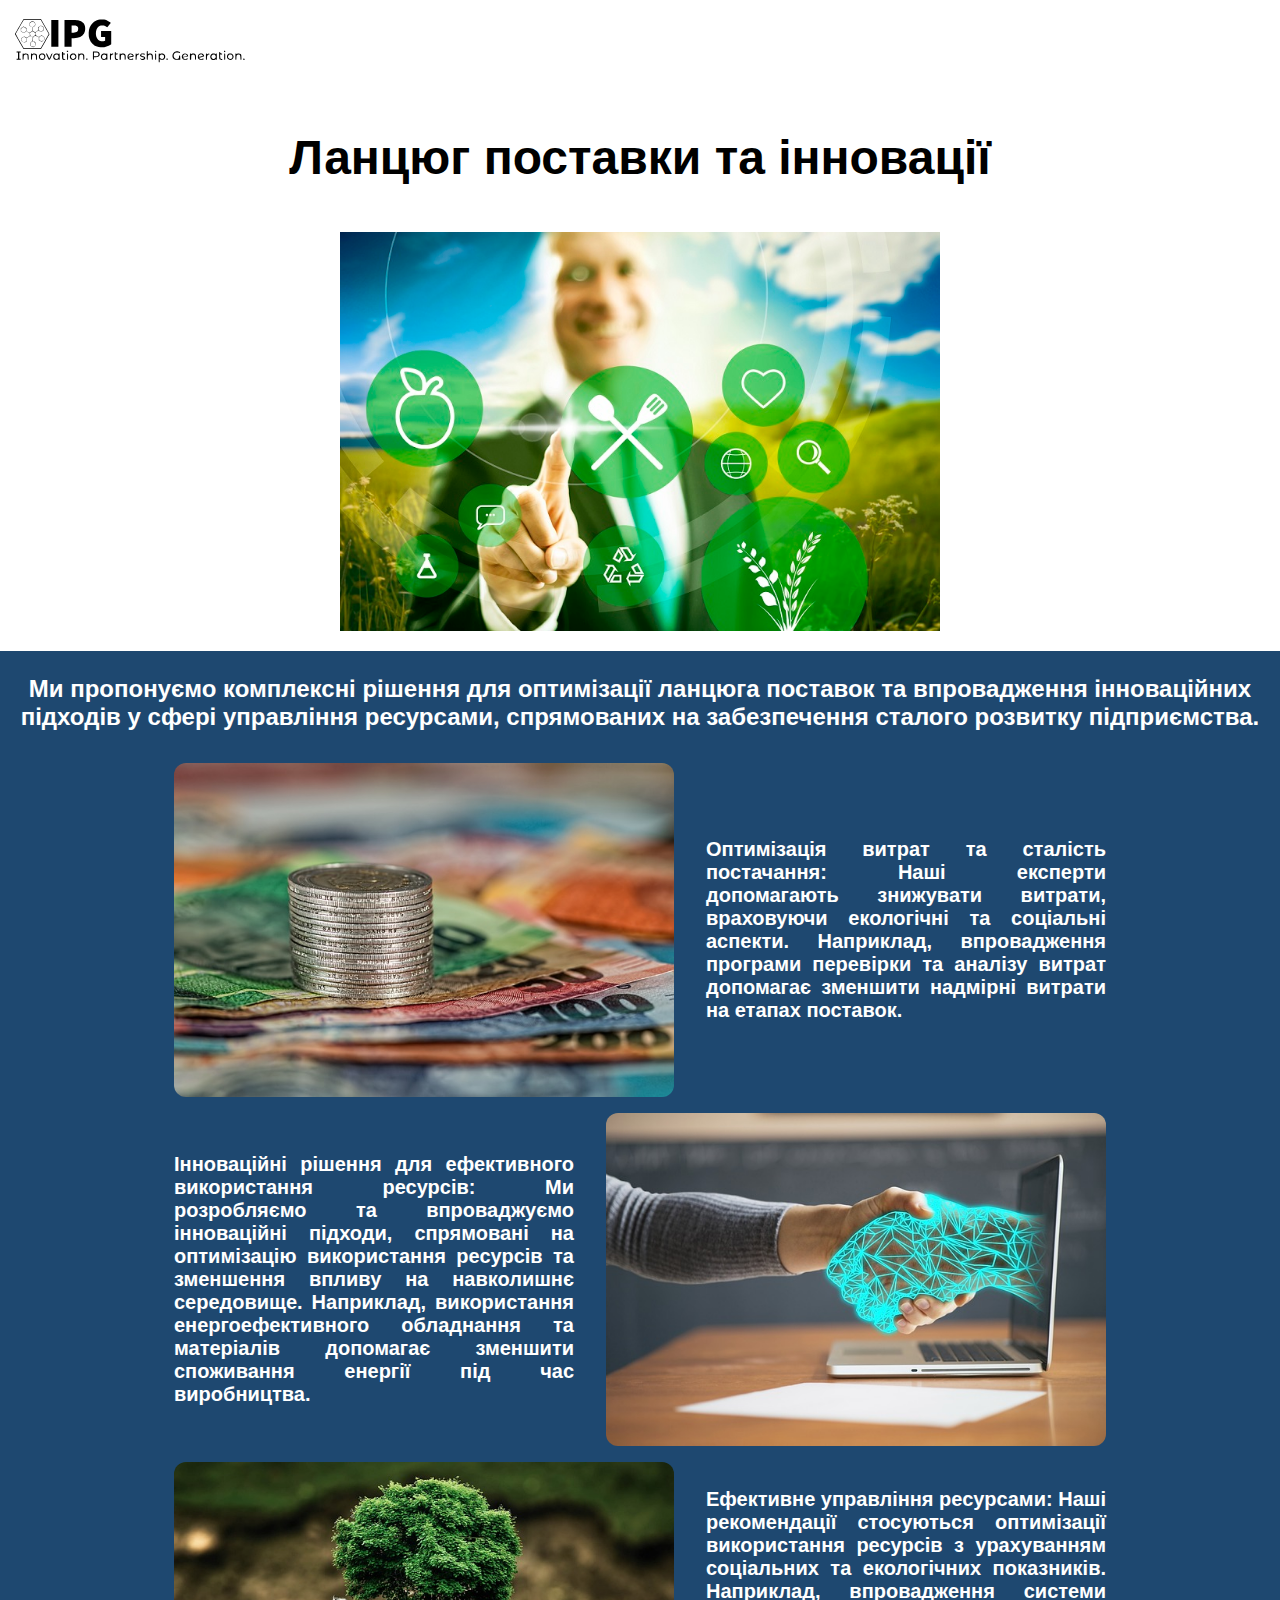
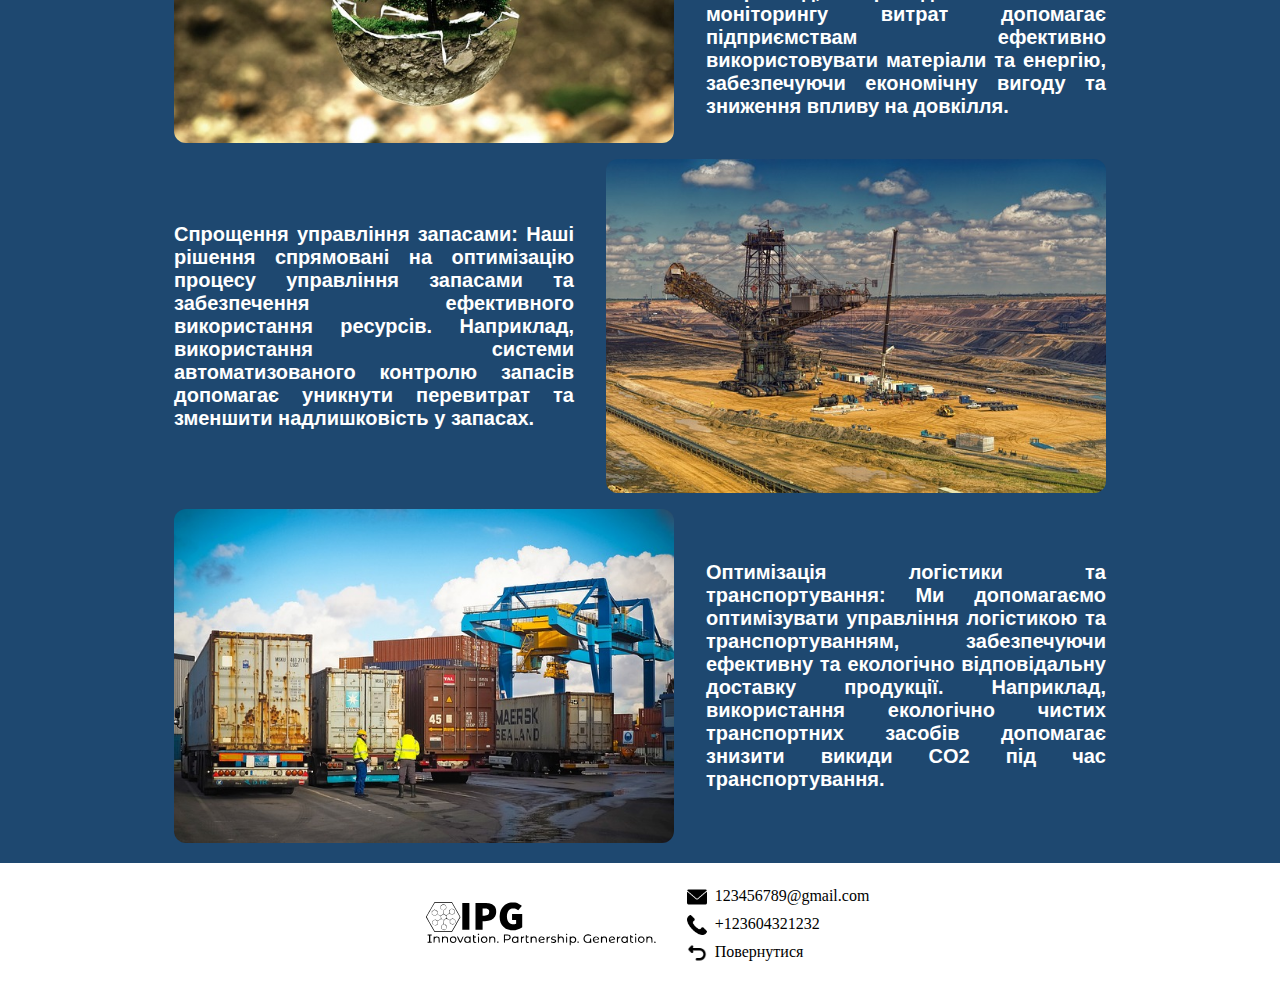
<file: logist/logist.html>
<!DOCTYPE html>
<html lang="en">

<head>
    <title>Supply chain</title>
    <link rel="stylesheet" href="../styles.css">
    <link rel="stylesheet" href="logist.css">
    <meta charset="UTF-8">
    <meta name="viewport" content="width=device-width">
</head>
<body>
<div class="head w-100 d-flex a-center j-space-between">
    <a class="link1" href="../index.html"><img class="w-100 logo-svg" src="../images/logo-IPG-2.svg"></a>
</div>
<div class="container-advantages">
    <div class="box-name-logist">
        <h3 class="welcome1">Ланцюг поставки та інновації</h3>
        <img class="photo" src="../images/photo_for_logist.jpg">
    </div>


    <div class="container-advantages1">
        <p class="advise">
            Ми пропонуємо комплексні рішення для оптимізації ланцюга поставок та впровадження інноваційних підходів у
            сфері управління ресурсами, спрямованих на забезпечення сталого розвитку підприємства.
        </p>
        <div class="container-box-advantages">
            <div class="box-advantages">
                <img class="photo-logist-page" src="../images/logistic/coins.jpg">
                <div class="top">
                    <p>
                        Оптимізація витрат та сталість постачання: Наші експерти допомагають знижувати витрати,
                        враховуючи екологічні
                        та соціальні аспекти.
                        <span>
                            Наприклад, впровадження програми перевірки та аналізу витрат допомагає зменшити
                        надмірні витрати на етапах поставок.
                        </span>
                    </p>
                </div>
            </div>
            <div class="box-advantages box-advantages1">
                <div class="top">
                    <p>
                        Інноваційні рішення для ефективного використання ресурсів: Ми розробляємо та впроваджуємо
                        інноваційні підходи, спрямовані на оптимізацію використання ресурсів та зменшення впливу на
                        навколишнє середовище.
                        <span>
                            Наприклад, використання енергоефективного обладнання та матеріалів допомагає зменшити споживання енергії
                        під час виробництва.
                        </span>
                    </p>
                </div>
                <img class="photo-logist-page" src="../images/logistic/technology.jpg">
            </div>
            <div class="box-advantages">
                <img class="photo-logist-page" src="../images/logistic/environmental-protection.jpg">
                <div class="top">
                    <p>
                        Ефективне управління ресурсами: Наші рекомендації стосуються оптимізації використання ресурсів з
                        урахуванням
                        соціальних та екологічних показників.
                        <span>
                        Наприклад, впровадження системи моніторингу витрат допомагає підприємствам ефективно використовувати матеріали
                        та енергію, забезпечуючи економічну вигоду та зниження впливу на довкілля.
                        </span>
                    </p>
                </div>
            </div>
            <div class="box-advantages box-advantages1">

                <div class="top">
                    <p>
                        Спрощення управління запасами: Наші рішення спрямовані на оптимізацію процесу управління
                        запасами
                        та забезпечення ефективного використання ресурсів.
                        <span>
                            Наприклад, використання системи автоматизованого контролю запасів допомагає уникнути
                            перевитрат та зменшити надлишковість у запасах.
                        </span>
                    </p>
                </div>
                <img class="photo-logist-page" src="../images/logistic/brown-coal.jpg">
            </div>
            <div class="box-advantages">
                <img class="photo-logist-page" src="../images/logistic/container.jpg">
                <div class="top">
                    <p>
                        Оптимізація логістики та транспортування: Ми допомагаємо оптимізувати управління логістикою та
                        транспортуванням,
                        забезпечуючи ефективну та екологічно відповідальну доставку продукції.
                        <span>
                            Наприклад, використання екологічно чистих транспортних засобів допомагає знизити викиди CO2 під час
                        транспортування.
                        </span>
                    </p>
                </div>
            </div>
        </div>


    </div>
</div>
<div class="footer w-100 d-flex f-row f-wrap a-center j-center" id="contact">
    <div class="social-media">
        <img class="w-100 logo-svg" src="../images/logo-IPG-2.svg">
    </div>
    <div class="container-footer d-flex f-column">
        <div class="text">
            <img class="small-icon" src="../images/icons/envelope.png">
            <a class="link" href="mailto:">123456789@gmail.com</a>
        </div>
        <div class="text">
            <img class="small-icon" src="../images/icons/phone.png">
            <a class="link" href="tel:">+123604321232</a>
        </div>
        <div class="text">
            <img class="small-icon" src="../images/icons/rollback.png">
            <a class="link" href="../index.html#router">Повернутися</a>
        </div>
    </div>
</div>
</body>
</html>
</file>
<file: styles.css>
.sidebar {
    height: 100%;
    width: 0;
    position: fixed;
    z-index: 100000;
    top: 0;
    right: 0;
    background-color: black;
    overflow-x: hidden;
    transition: 0.5s;
    padding-top: 60px;
}

.container-menu-link{
    display: flex;
    flex-direction: column;
    align-items: center;
}

.sidebar a {
    padding: 8px 8px 8px 32px;
    text-decoration: none;
    font-size: 15px;
    color: #FFFFFF;
    display: block;
    transition: 0.3s;
}

.sidebar a:hover {
    color: gray;
}

.sidebar .closebtn {
    position: absolute;
    top: 0;
    right: 25px;
    font-size: 36px;
    margin-left: 50px;
}

.openbtn {
    font-size: 20px;
    cursor: pointer;
    background-color: #111;
    color: white;
    padding: 10px 15px;
    border: none;
}

.openbtn:hover {
    background-color: #444;
}

#main {
    transition: margin-left .5s;
    padding: 16px;
}

a{
    text-decoration: none;
}

body{
    height: 100%;
    margin: 0;
}

.box-wrapper{
    overflow-x: hidden;
}

.head {
    background: #FFFFFF;
    position: sticky;
    top: -1px;
    z-index: 9999;
}

.logo-svg {
    max-width: 260px;
    height: 80px;
}

.menu {
    border: none;
    background: none;
    cursor: pointer;
}

.menu-2{
    width: 20px;
    height: 20px;
}

.menu-2:hover {
    filter: opacity(40%) ;
}

.box-container {
    background: linear-gradient(to right, rgb(0 0 0 / 92%), rgba(0, 0, 0, 0)),
    url('images/ipg-background.png') center;
    background-size: cover;
    background-repeat: no-repeat;
    max-width: 2560px;
    height: 720px;
    overflow: hidden;
    gap: 3rem;
}

.box-body {
    background: #FFFFFF;
    overflow: hidden;
}

.container-about-us {
    padding-top: 50px;
}

.box-about-us {
    width: 90%;
    gap: 1rem;
}

.img-about1 {
    border-radius: 100%;
    max-width: 450px;
}

.text-about {
    width: 50%;
    font-family: Founders Grotesk XCondensed, sans-serif;
    font-size: 1.5rem;
    line-height: 1;
    padding: 5px;
    text-align: center;
    border-right: 2px solid black;
    border-left: 2px solid black;
}

@media (max-width: 1066px) {
    .text-about {
        width: 80%;
    }
}

@media (max-width: 680px) {
    .text-about {
        width: 80%;
        font-size: 1rem;
    }
}

h3 {
    font-size: 2.25rem;
}

.work-with {
    text-align: center;
    background: #d9d9d9;
    padding: 10px;
    border-radius: 10px;
}

.text-work {
    font-size: 18px;
    width: 50%;
}

.imgabout2 {
    max-width: 450px;
    border-radius: 6px;
}

.container-img {
    padding: 10px;
}

@media (max-width: 789px) {
    .text-work {
        width: 80%;
    }
}

.footer {
    background: #FFFFFF;
    align-content: center;
    gap: 1rem;
    overflow: hidden;
    padding: 20px 0;
}

.container-footer {
    gap: 0.5rem;
}

.welcome {
    color: #fff;
    font-size: 4.0625rem;
    font-weight: 700;
    line-height: 1;
    opacity: 0;
    animation: slideInLeft 5s forwards;
}

@keyframes slideInLeft {
    to {
        opacity: 1;
    }
}

.ipg {
    color: black;
    font-size: 4.0625rem;
}

.welcome-container {
    margin-left: 20px;
    overflow: hidden;
    position: relative;
}

.arrow {
    display: inline-block;
    animation: bounce 1s infinite;
    filter: brightness(0) invert(1);
    cursor: pointer;
}

@keyframes bounce {
    0%, 100% {
        transform: translateY(0);
    }
    50% {
        transform: translateY(-10px);
    }
}


.welcome-container-1 {
    display: flex;
    flex-direction: row;
    align-items: center;
}

.innovation,
.partnership,
.generation {
    display: inline-block;
    opacity: 0;
    color: #fff;
    font-size: 4.0625rem;
    line-height: 1;
}

@keyframes slideFromLeft {
    0% {
        transform: translateX(-100%);
        opacity: 0;
    }
    100% {
        transform: translateX(0);
        opacity: 1;
    }
}

@keyframes slideFromBottom {
    0% {
        transform: translateY(100%);
        opacity: 0;
    }
    100% {
        transform: translateY(0);
        opacity: 1;
    }
}

@keyframes slideFromRight {
    0% {
        transform: translateX(100%);
        opacity: 0;
    }
    100% {
        transform: translateX(0);
        opacity: 1;
    }
}

.innovation {
    animation: slideFromLeft 1s ease-in-out forwards;
}

.partnership {
    animation: slideFromBottom 1s ease-in-out 1s forwards;
}

.generation {
    animation: slideFromRight 1s ease-in-out 2s forwards;
}

@media (max-width: 400px) {
    .innovation,
    .partnership,
    .generation {
        display: inline-block;
        opacity: 0;
        color: #fff;
        font-size: 3.0625rem;
        line-height: 1;
    }
}

.next {
    color: #FFFFFF;
    font-size: 14px;
}

.skills {
    background: #1e4870;
    background-size: cover;
    background-repeat: no-repeat;
    max-width: 2560px;
    /*height: 720px;*/
    overflow: hidden;
    /*gap: 3rem;*/
    margin-top: 50px;
    display: flex;
    align-items: center;
    flex-direction: column;
}

/*.slick-dots li.slick-active button:before {*/
/*    color: #fafafa;*/
/*    opacity: 0.75;*/
/*}*/

/*.slick-dots li button:before {*/
/*    position: absolute;*/
/*    top: 0;*/
/*    left: 0;*/
/*    content: "•";*/
/*    width: 20px;*/
/*    height: 20px;*/
/*    font-family: "slick";*/
/*    font-size: 12px;*/
/*    line-height: 20px;*/
/*    text-align: center;*/
/*    color: #fff;*/
/*    opacity: 0.25;*/
/*    -webkit-font-smoothing: antialiased;}*/

/*.slick-next {*/
/*    right: 800px;*/
/*}*/

.welcome1 {
    font-family: Founders Grotesk XCondensed, sans-serif;
    font-size: 3rem;
    font-weight: 700;
    margin-top: 50px;
    margin-bottom: 50px;
    line-height: 1;
}

.img-routes {
    max-width: 500px;
    height: 482px;
    transition: transform 0.3s;
}

.routes-container:hover .img-routes {
    transform: scale(1.03);
}

.routes {
    background: #FFFFFF;
    padding-top: 50px;
    padding-bottom: 50px;
}

.box{
    width: 320px;
    height: 400px;
    overflow: hidden;
}

.routes-container {
    width: 310px;
    /* border-left: 1px solid black; */
    /* border-right: 1px solid black; */
    padding: 10px;
    gap: 1rem;
    height: 90px;
    position: absolute;
    bottom: 20px;
    color: #FFFFFF;
}

.photo-way{
    filter: brightness(0.7);
    transition: transform 1s ease;
}

.photo-way:hover{
    transform: scale(1.1);
    transform-origin: center;
}

.routes-box {
    display: flex;
    flex-direction: row;
    flex-wrap: wrap;
    justify-content: center;
    gap: 1rem;
}

.router-text {
    font-family: Founders Grotesk XCondensed, sans-serif;
    font-size: 1rem;
    font-weight: 600;
    line-height: 1.1;
}

.open {
    width: 15%;
    cursor: pointer;
}

.link-route {
    text-decoration: none;
    color: black;
    position: relative;
}

.container-router-text {
    height: 40px;
}


/*@keyframes slideIn {*/
/*    0% {*/
/*        transform: scaleX(0);*/
/*    }*/
/*    100% {*/
/*        transform: scaleX(1);*/
/*    }*/
/*}*/

.container-link {
    gap: 1rem;
    padding: 30px;
}

.link-site {
    text-decoration: none;
    font-size: 1.25rem;
    color: #FFFFFF;
}

.link-site:hover {
    color: rgba(255, 255, 255, 0.48);
}

.closebutton {
    font-size: 2rem;
    margin-left: 10px;
    margin-top: 10px;
}

.link-foot {
    text-decoration: none;
    color: black;
    cursor: pointer;
}

.link-foot:hover {
    color: gray;
}

.d-flex {
    display: flex;
}

.a-center {
    align-items: center;
}

.a-f-start {
    align-items: flex-start;
}

.f-column {
    flex-direction: column;
}

.f-row {
    flex-direction: row;
}

.j-center {
    justify-content: center;
}

.j-space-between {
    justify-content: space-between;
}

.j-space-evenly {
    justify-content: space-evenly;
}

.f-wrap {
    flex-wrap: wrap;
}

.w-100 {
    width: 100%;
}

.carousel-container {
    display: flex;
    overflow: hidden;
    width: 100%;
    max-width: 600px;
    font-family: Founders Grotesk XCondensed, sans-serif;
}

.slide {
    /*padding: 20px;*/
    /*text-align: center;*/
    /*box-sizing: border-box;*/
    /*transition: transform 0.5s;*/
    /*flex-direction: column;*/
    /*color: #FFFFFF;*/
    /*height: 300px;*/
    width: 100%;
    height: 100%;
    padding-left: 20px;
}

.slide-img{

}

.slider .slick-arrow{
    position: absolute;
    right: 3000px;
}

.slick-prev{
    display: none;
}

.slick-next{
    display: none;
}

.title-slide{
    margin: 0;
    font-weight: 600;
    font-size: 1.5rem;
}

.name-skill{
    color: #FFFFFF;
    display: flex;
    flex-direction: column;
    text-align: center;
    width: 60%;
    font-size: 1.125rem;
    font-weight: 600;
}

.skill-text{
    max-width: 600px;
    width: 100%;
    background: #FFFFFF;
    display: flex;
    flex-direction: column;
    /*align-items: center;*/
    /*text-align: center;*/
    padding: 10px;
}

.skill-container{
    display: flex;
    flex-direction: row;
    flex-wrap: wrap;
    justify-content: center;
    gap: 1rem;
    padding: 30px;
    font-family: 'Open Sans',sans-serif;
    color: #111111;;
}

.correct{
    width: 40px;
    height: 40px;
    background: #1e4870;
    display: flex;
    align-items: center;
    justify-content: center;
    font-size: 25px;
    border-radius: 100px;
    color: #FFFFFF;
}

.container-text-skills{
    display: flex;
    align-items: center;
    flex-direction: row;
    flex-wrap: wrap;
    gap: 1rem;
}

.text{
    display: flex;
    flex-direction: row;
    gap: 0.5rem;
}

@media (max-width: 500px) {
    .title-slide {
        font-size: 1rem;
    }

    .text{
        font-size: 12px;
    }
}

.vision{
    background:linear-gradient(to right, rgb(0 0 0 / 92%), rgba(0, 0, 0, 0)),
    url('images/wepik-export-202311010829294Esu.png') center;
    background-size: cover;
    background-repeat: no-repeat;
    max-width: 2560px;
    width: 100%;
    color: #FFFFFF;
}

.vision-container{
    width: 60%;
    display: flex;
    align-items: center;
    flex-direction: column;
    padding: 30px;
    font-size: 1.5rem;
}

@media (max-width: 750px) {
    .vision-container {
        width: 80%;
        font-size: 1.2rem;
        text-align: center;
    }
}

.slick-track{
    display: flex;
}

.small-icon{
    width: 20px;
    height: 20px;
}

.link{
    color: black;
    cursor: pointer;
}
</file>
<file: logist/logist.css>
.container-advantages{
    display: flex;
    flex-direction: column;
    font-family: Founders Grotesk XCondensed, sans-serif;
}

.photo{
    max-width: 600px;
}

.box-name-logist{
    display: flex;
    flex-direction: column;
    align-items: center;
}

.box-advantages{
    width: 100%;
    display: flex;
    flex-direction: row;
    flex-wrap: wrap;
    align-items: center;
    justify-content: center;
    gap: 2rem;
}

.container-advantages1{
    background: #1e4870;
    width: 100%;
    display: flex;
    flex-direction: row;
    flex-wrap: wrap;
    align-items: center;
    justify-content: center;
    gap: 0.5rem;
    padding-bottom: 20px;
    margin-top: 20px;
}

.photo-logist-page{
    max-width: 500px;
    border-radius: 12px;
}

.top{
    text-align: justify;
    max-width: 400px;
    font-size: 1.25rem;
    color: #FFFFFF;
    font-weight: 600;
}

.container-box-advantages{
    overflow-x: hidden;
    width: 100%;
    display: flex;
    gap: 1rem;
    flex-direction: column;
}

@media (max-width: 931px) {
   .box-advantages1{
       flex-direction: column-reverse;
       align-content: center;
   }
}

@media (max-width: 603px){
    .box-name-logist{
        display: none;
    }
}

.advise{
    /*width: 80%;*/
    color: #FFFFFF;
    font-size: 1.5rem;
    text-align: center;
    font-weight: 900;
}

.link1{
    cursor: pointer;
}

.box-advantages2{
    width: 100%;
    display: flex;
    flex-direction: row;
    flex-wrap: wrap;
    align-items: center;
    justify-content: center;
    gap: 2rem;
}

.box-advantages-of-fopip{
    max-width: 400px;
    background: #FFFFFF;
    padding: 10px;
    min-height: 142px;
    border-radius: 10px;
}

.box-advantages-of-fopip1{
    max-width: 400px;
    background: #FFFFFF;
    padding: 10px;
    min-height: 101px;
    border-radius: 10px;
}

.name-advantage{
    font-weight: 600;
}

@media (max-width: 400px){
    .top{
    font-size: 1rem;
        padding: 10px;
}
}

.box-advantage-cluster{
    display: flex;
    flex-direction: column;
    align-items: center;
}
</file>
